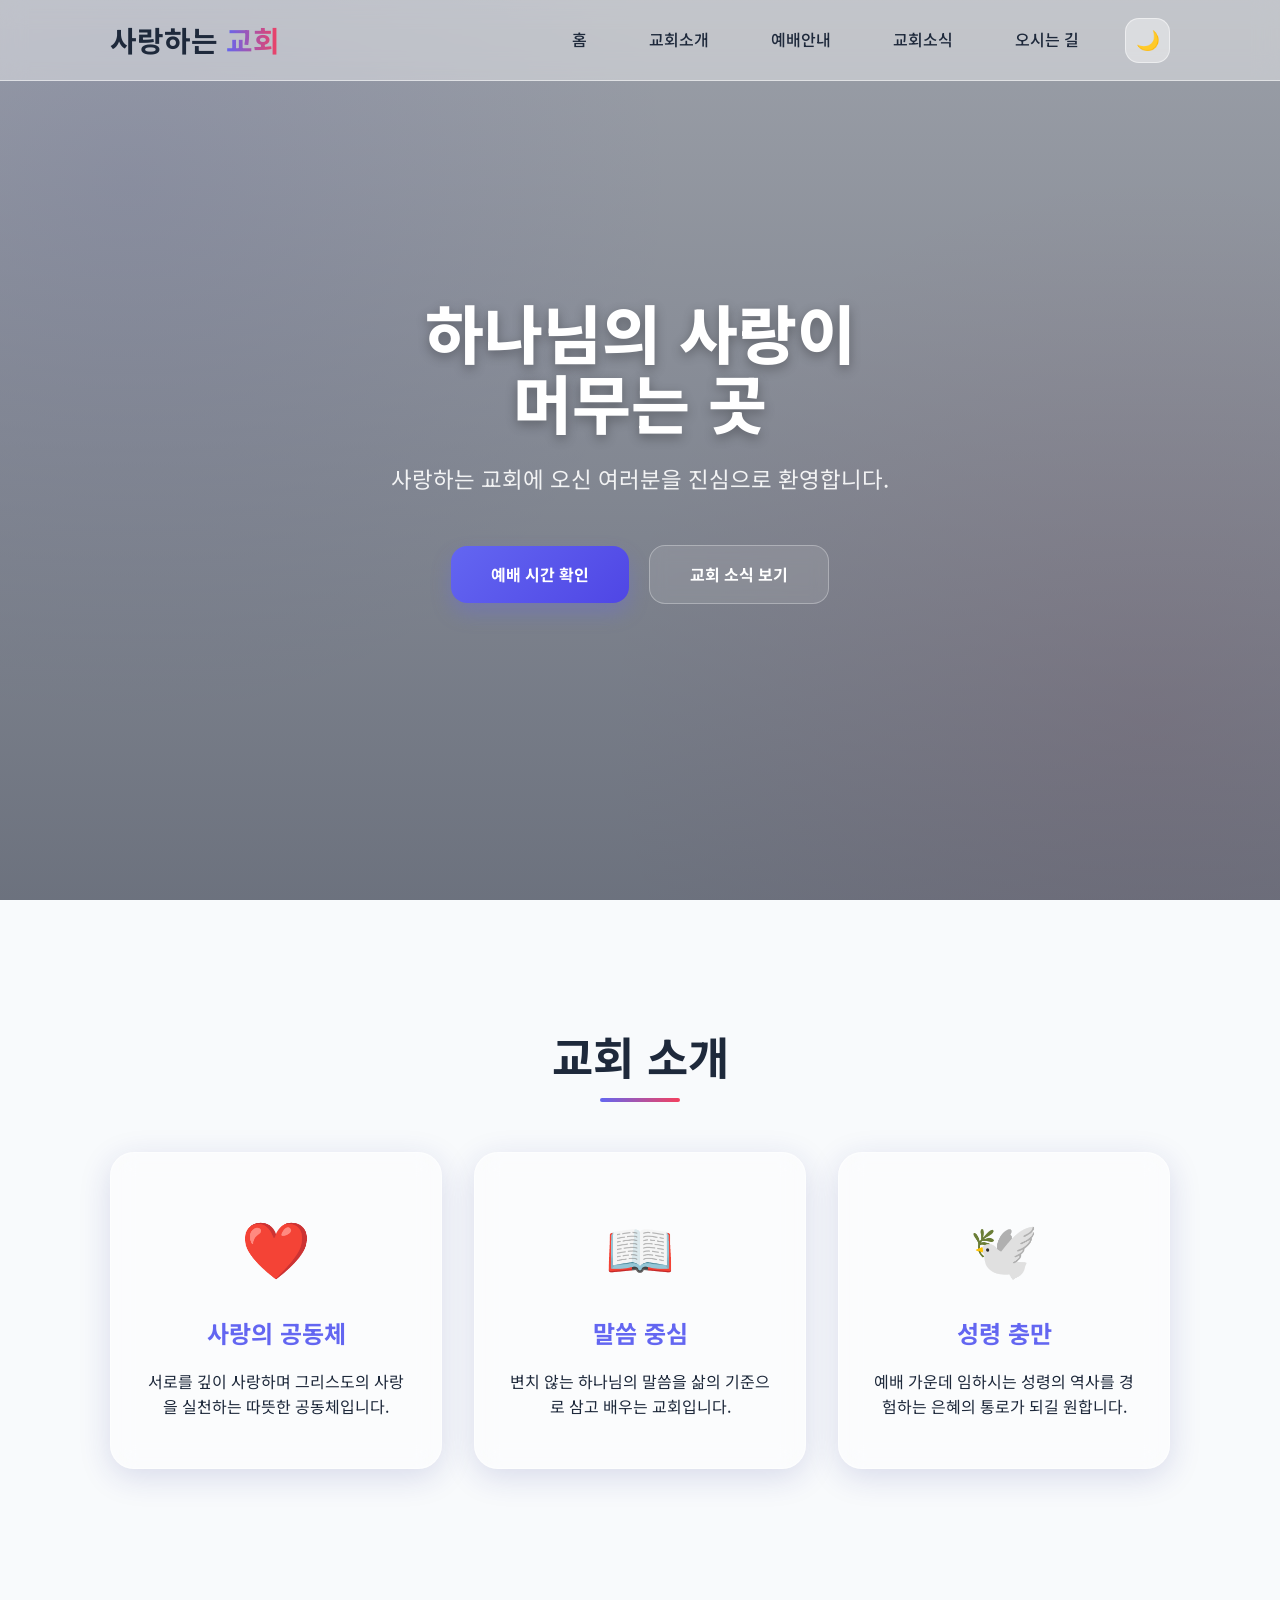
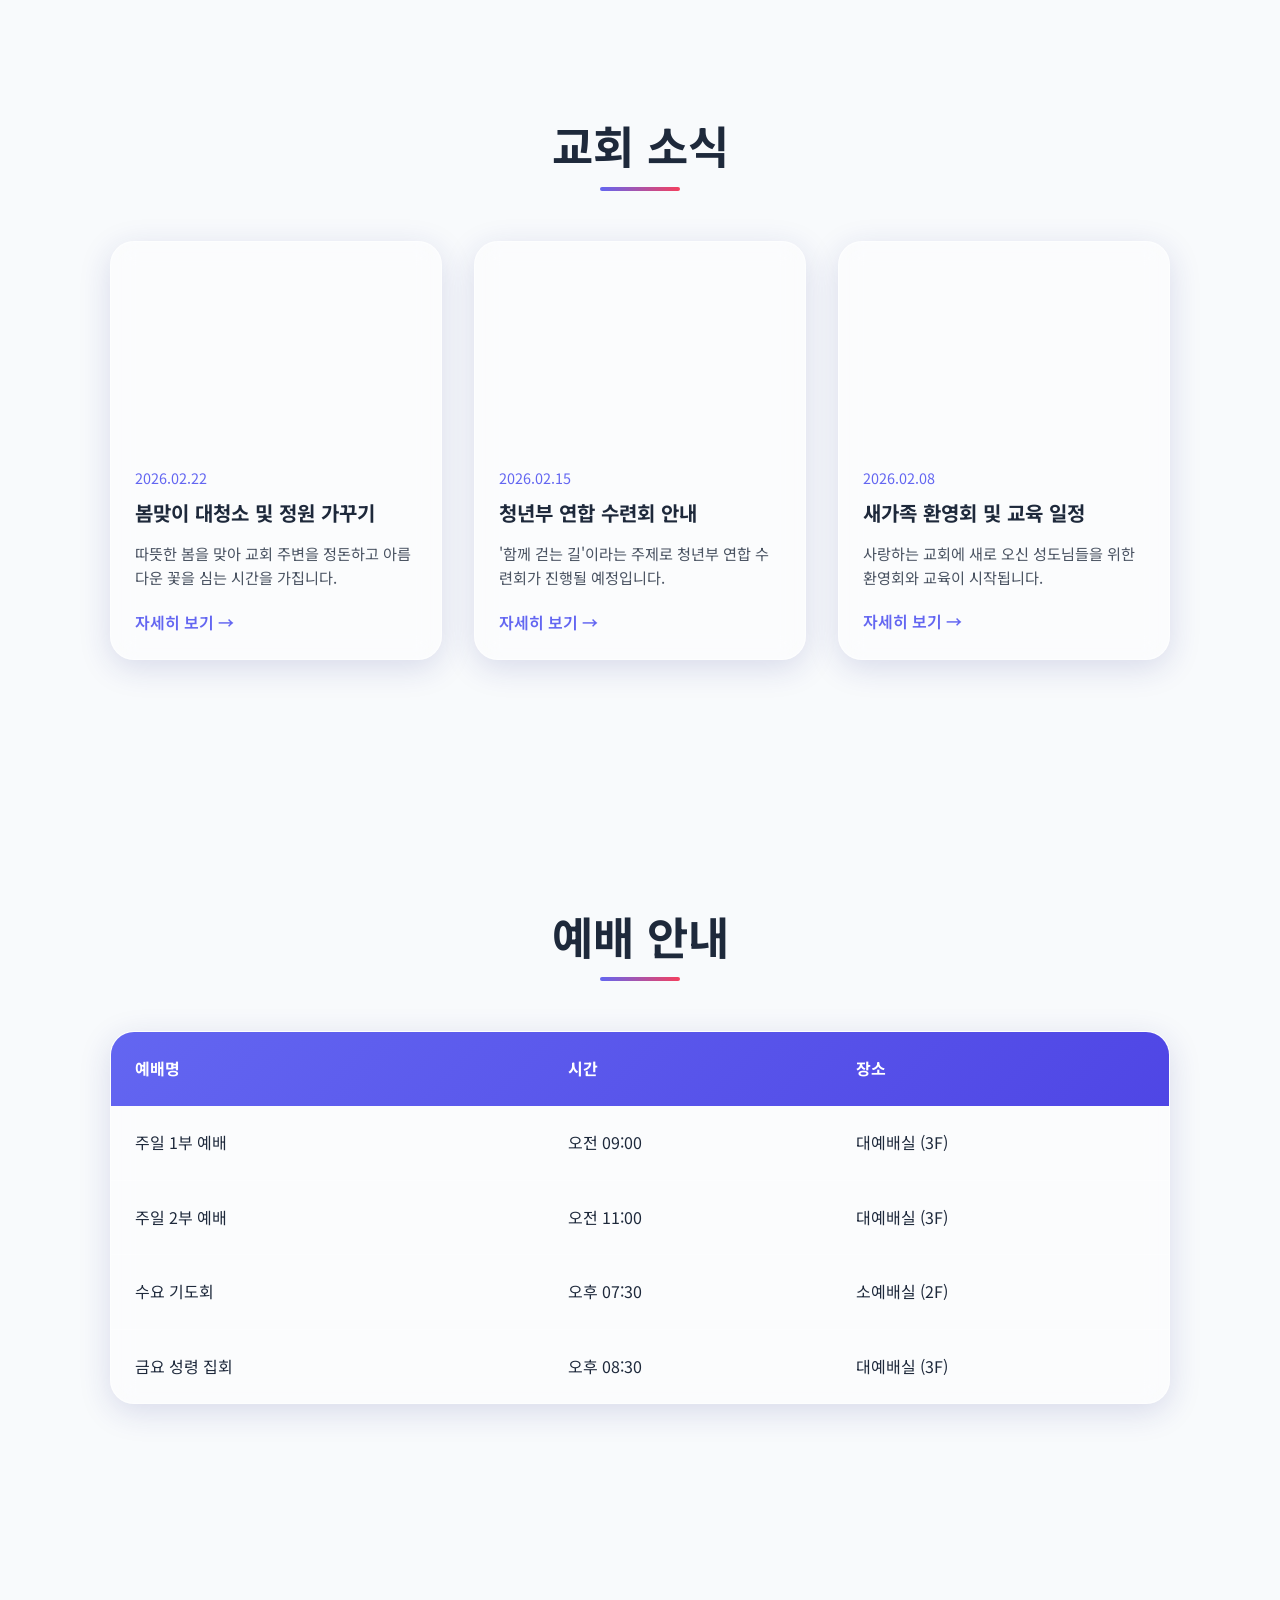
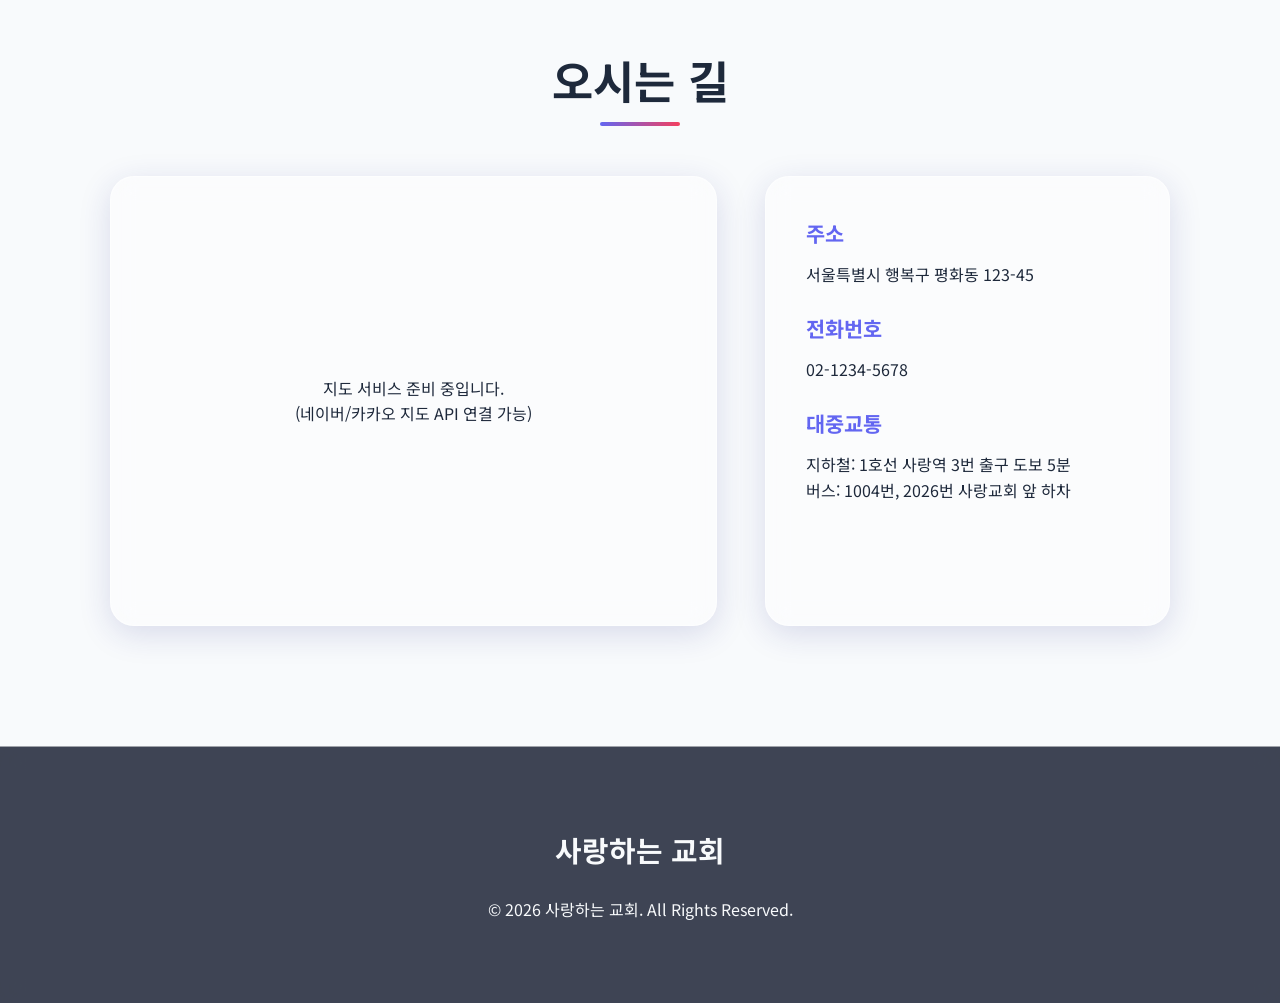
<file: index.html>
<!DOCTYPE html>
<html lang="ko">
<head>
    <meta charset="UTF-8">
    <meta name="viewport" content="width=device-width, initial-scale=1.0">
    <title>사랑하는 교회 - Loving Church</title>
    <link rel="stylesheet" href="style.css">
    <link rel="preconnect" href="https://fonts.googleapis.com">
    <link rel="preconnect" href="https://fonts.gstatic.com" crossorigin>
    <link href="https://fonts.googleapis.com/css2?family=Noto+Sans+KR:wght@300;400;700&display=swap" rel="stylesheet">
</head>
<body>
    <header>
        <nav class="container">
            <div class="logo">사랑하는 <span>교회</span></div>
            <div class="nav-right">
                <ul class="nav-links">
                    <li><a href="index.html#home">홈</a></li>
                    <li><a href="index.html#about">교회소개</a></li>
                    <li><a href="index.html#worship">예배안내</a></li>
                    <li><a href="index.html#news">교회소식</a></li>
                    <li><a href="index.html#location">오시는 길</a></li>
                </ul>
                <button id="theme-toggle" class="theme-toggle" aria-label="테마 변경">
                    <span class="mode-icon">🌙</span>
                </button>
            </div>
            <div class="mobile-menu-btn">
                <span></span>
                <span></span>
                <span></span>
            </div>
        </nav>
    </header>

    <main>
        <section id="home" class="hero">
            <div class="hero-content container">
                <h1>하나님의 사랑이<br>머무는 곳</h1>
                <p>사랑하는 교회에 오신 여러분을 진심으로 환영합니다.</p>
                <div class="cta-buttons">
                    <a href="#worship" class="btn btn-primary">예배 시간 확인</a>
                    <a href="#news" class="btn btn-secondary">교회 소식 보기</a>
                </div>
            </div>
        </section>

        <section id="about" class="section">
            <div class="container">
                <h2 class="section-title">교회 소개</h2>
                <div class="about-grid">
                    <div class="about-card">
                        <span class="icon">❤️</span>
                        <h3>사랑의 공동체</h3>
                        <p>서로를 깊이 사랑하며 그리스도의 사랑을 실천하는 따뜻한 공동체입니다.</p>
                    </div>
                    <div class="about-card">
                        <span class="icon">📖</span>
                        <h3>말씀 중심</h3>
                        <p>변치 않는 하나님의 말씀을 삶의 기준으로 삼고 배우는 교회입니다.</p>
                    </div>
                    <div class="about-card">
                        <span class="icon">🕊️</span>
                        <h3>성령 충만</h3>
                        <p>예배 가운데 임하시는 성령의 역사를 경험하는 은혜의 통로가 되길 원합니다.</p>
                    </div>
                </div>
            </div>
        </section>

        <section id="news" class="section">
            <div class="container">
                <h2 class="section-title">교회 소식</h2>
                <div class="news-grid">
                    <article class="news-card">
                        <div class="news-image" style="background-image: url('https://images.unsplash.com/photo-1544427928-c49cdfebf494?ixlib=rb-1.2.1&auto=format&fit=crop&w=800&q=80')"></div>
                        <div class="news-content">
                            <p class="news-date">2026.02.22</p>
                            <h3 class="news-title">봄맞이 대청소 및 정원 가꾸기</h3>
                            <p class="news-excerpt">따뜻한 봄을 맞아 교회 주변을 정돈하고 아름다운 꽃을 심는 시간을 가집니다.</p>
                            <a href="post-detail.html?id=1" class="read-more">자세히 보기 →</a>
                        </div>
                    </article>
                    <article class="news-card">
                        <div class="news-image" style="background-image: url('https://images.unsplash.com/photo-1517486808906-6ca8b3f04846?ixlib=rb-1.2.1&auto=format&fit=crop&w=800&q=80')"></div>
                        <div class="news-content">
                            <p class="news-date">2026.02.15</p>
                            <h3 class="news-title">청년부 연합 수련회 안내</h3>
                            <p class="news-excerpt">'함께 걷는 길'이라는 주제로 청년부 연합 수련회가 진행될 예정입니다.</p>
                            <a href="post-detail.html?id=2" class="read-more">자세히 보기 →</a>
                        </div>
                    </article>
                    <article class="news-card">
                        <div class="news-image" style="background-image: url('https://images.unsplash.com/photo-1490730141103-6cac27aaab94?ixlib=rb-1.2.1&auto=format&fit=crop&w=800&q=80')"></div>
                        <div class="news-content">
                            <p class="news-date">2026.02.08</p>
                            <h3 class="news-title">새가족 환영회 및 교육 일정</h3>
                            <p class="news-excerpt">사랑하는 교회에 새로 오신 성도님들을 위한 환영회와 교육이 시작됩니다.</p>
                            <a href="post-detail.html?id=3" class="read-more">자세히 보기 →</a>
                        </div>
                    </article>
                </div>
            </div>
        </section>

        <section id="worship" class="section bg-light">
            <div class="container">
                <h2 class="section-title">예배 안내</h2>
                <div class="worship-table">
                    <div class="table-row header">
                        <div>예배명</div>
                        <div>시간</div>
                        <div>장소</div>
                    </div>
                    <div class="table-row">
                        <div>주일 1부 예배</div>
                        <div>오전 09:00</div>
                        <div>대예배실 (3F)</div>
                    </div>
                    <div class="table-row">
                        <div>주일 2부 예배</div>
                        <div>오전 11:00</div>
                        <div>대예배실 (3F)</div>
                    </div>
                    <div class="table-row">
                        <div>수요 기도회</div>
                        <div>오후 07:30</div>
                        <div>소예배실 (2F)</div>
                    </div>
                    <div class="table-row">
                        <div>금요 성령 집회</div>
                        <div>오후 08:30</div>
                        <div>대예배실 (3F)</div>
                    </div>
                </div>
            </div>
        </section>

        <section id="location" class="section">
            <div class="container">
                <h2 class="section-title">오시는 길</h2>
                <div class="location-content">
                    <div class="map-placeholder">
                        <div class="map-box">
                            <p>지도 서비스 준비 중입니다.</p>
                            <span>(네이버/카카오 지도 API 연결 가능)</span>
                        </div>
                    </div>
                    <div class="address-info">
                        <h3>주소</h3>
                        <p>서울특별시 행복구 평화동 123-45</p>
                        <h3>전화번호</h3>
                        <p>02-1234-5678</p>
                        <h3>대중교통</h3>
                        <p>지하철: 1호선 사랑역 3번 출구 도보 5분<br>버스: 1004번, 2026번 사랑교회 앞 하차</p>
                    </div>
                </div>
            </div>
        </section>
    </main>

    <footer>
        <div class="container">
            <div class="footer-content">
                <div class="footer-logo">사랑하는 교회</div>
                <p>&copy; 2026 사랑하는 교회. All Rights Reserved.</p>
            </div>
        </div>
    </footer>

    <script src="main.js"></script>
</body>
</html>
</file>
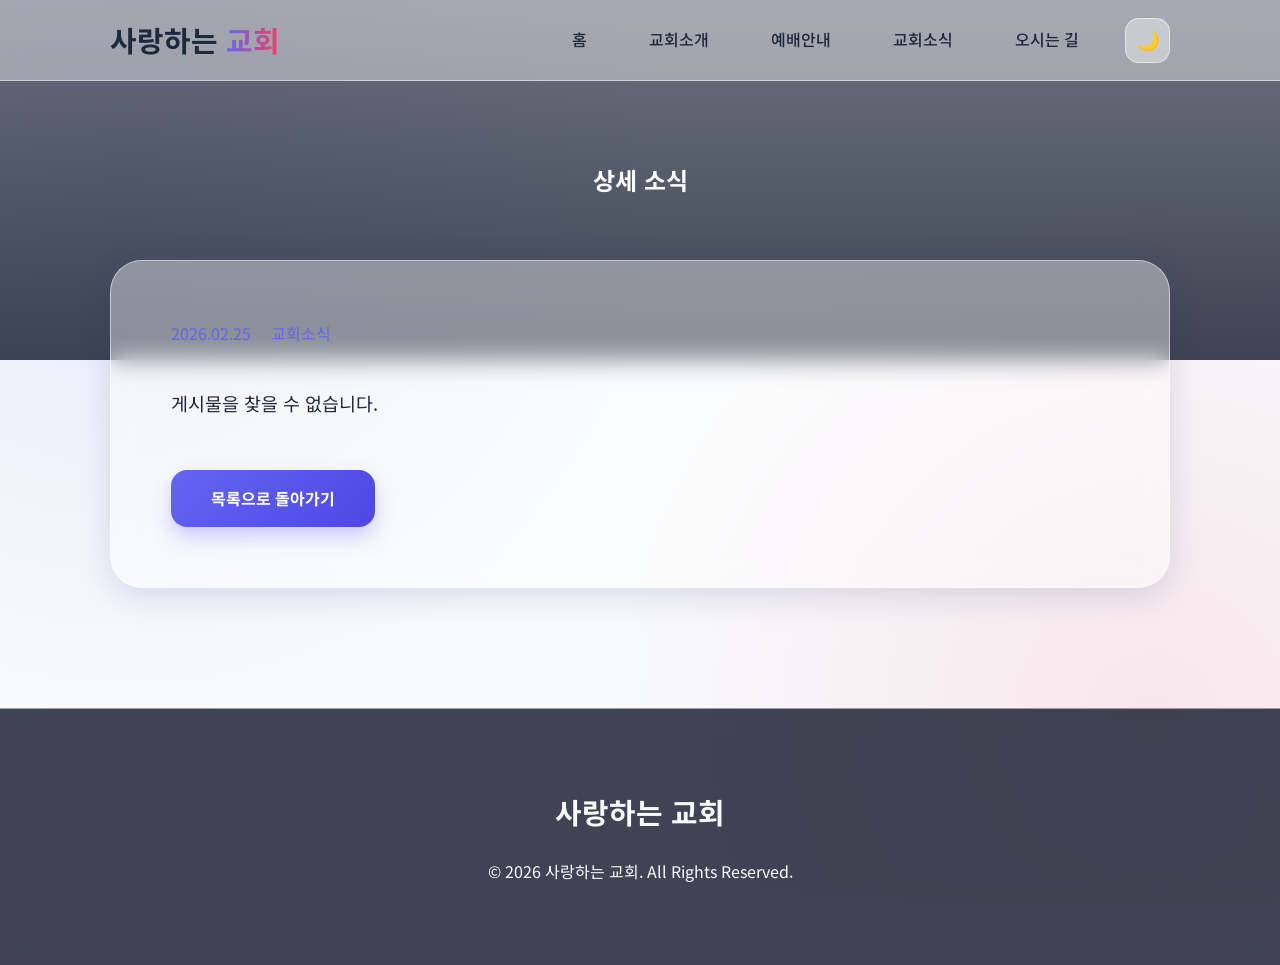
<file: post-detail.html>
<!DOCTYPE html>
<html lang="ko">
<head>
    <meta charset="UTF-8">
    <meta name="viewport" content="width=device-width, initial-scale=1.0">
    <title>상세 페이지 - 사랑하는 교회</title>
    <link rel="stylesheet" href="style.css">
    <link rel="preconnect" href="https://fonts.googleapis.com">
    <link rel="preconnect" href="https://fonts.gstatic.com" crossorigin>
    <link href="https://fonts.googleapis.com/css2?family=Noto+Sans+KR:wght@300;400;700&display=swap" rel="stylesheet">
</head>
<body>
    <header>
        <nav class="container">
            <div class="logo">사랑하는 <span>교회</span></div>
            <div class="nav-right">
                <ul class="nav-links">
                    <li><a href="index.html#home">홈</a></li>
                    <li><a href="index.html#about">교회소개</a></li>
                    <li><a href="index.html#worship">예배안내</a></li>
                    <li><a href="index.html#news">교회소식</a></li>
                    <li><a href="index.html#location">오시는 길</a></li>
                </ul>
                <button id="theme-toggle" class="theme-toggle" aria-label="테마 변경">
                    <span class="mode-icon">🌙</span>
                </button>
            </div>
        </nav>
    </header>

    <main>
        <section class="detail-header">
            <div class="container">
                <h1 id="post-title">상세 소식</h1>
            </div>
        </section>

        <section class="container">
            <div class="detail-content">
                <div class="article-meta">
                    <span id="post-date">2026.02.25</span>
                    <span id="post-category">교회소식</span>
                </div>
                <div class="article-body" id="post-content">
                    <p>내용을 불러오고 있습니다...</p>
                </div>
                <div style="margin-top: 50px;">
                    <a href="index.html#news" class="btn btn-primary">목록으로 돌아가기</a>
                </div>
            </div>
        </section>
    </main>

    <footer>
        <div class="container">
            <div class="footer-content">
                <div class="footer-logo">사랑하는 교회</div>
                <p>&copy; 2026 사랑하는 교회. All Rights Reserved.</p>
            </div>
        </div>
    </footer>

    <script src="main.js"></script>
    <script>
        // Simple mock data for detail pages
        const posts = {
            '1': {
                title: '봄맞이 대청소 및 정원 가꾸기',
                date: '2026.02.22',
                content: `
                    <h2>함께 가꾸는 아름다운 성전</h2>
                    <p>안녕하세요, 사랑하는 교회 성도 여러분! 어느덧 차가운 겨울 바람이 물러가고 따뜻한 봄기운이 느껴지는 계절이 왔습니다.</p>
                    <p>우리 교회에서는 다가오는 부활절과 봄을 맞이하여 하나님의 성전을 더욱 아름답게 가꾸고자 '봄맞이 대청소 및 정원 가꾸기' 행사를 진행합니다.</p>
                    <p><strong>일시:</strong> 2026년 3월 7일 (토) 오전 10시<br>
                    <strong>장소:</strong> 교회 전 구역 및 정원<br>
                    <strong>준비물:</strong> 편한 복장, 즐거운 마음</p>
                    <p>청소 후에는 맛있는 점심 식사가 준비되어 있으니, 많은 성도님들의 관심과 참여 부탁드립니다. 우리가 함께 땀 흘려 가꾼 이 공간이 누군가에게는 쉼터가 되고, 하나님께는 영광이 되는 귀한 자리가 되길 소망합니다.</p>
                `
            },
            '2': {
                title: '청년부 연합 수련회 안내',
                date: '2026.02.15',
                content: `
                    <h2>'함께 걷는 길' - 2026 청년부 연합 수련회</h2>
                    <p>하나님의 사랑 안에서 깊은 교제와 영적 회복을 꿈꾸는 청년부 여러분을 초대합니다!</p>
                    <p>이번 수련회는 복잡한 일상을 잠시 내려놓고, 우리 삶의 진정한 동반자 되시는 예수님과 함께 걷는 법을 배우는 소중한 시간이 될 것입니다.</p>
                    <p><strong>일시:</strong> 2026년 3월 20일(금) ~ 22일(일)<br>
                    <strong>장소:</strong> 강화 은혜 수양관<br>
                    <strong>주제:</strong> 함께 걷는 길 (이사야 43:1-2)</p>
                    <p>특별 강사님과 함께하는 말씀 집회, 뜨거운 찬양, 그리고 청년들의 고민을 나누는 소그룹 모임 등 풍성한 프로그램이 준비되어 있습니다. 기도로 준비하며 은혜의 현장에서 만납시다!</p>
                `
            },
            '3': {
                title: '새가족 환영회 및 교육 일정',
                date: '2026.02.08',
                content: `
                    <h2>사랑하는 교회에 오신 것을 환영합니다!</h2>
                    <p>우리 교회에 새로 등록하신 모든 성도님들을 진심으로 환영하며 축복합니다.</p>
                    <p>새가족 여러분이 교회 공동체에 잘 적응하고, 신앙의 기초를 든든히 세울 수 있도록 돕는 '새가족 4주 교육'과 환영회를 개최합니다.</p>
                    <p><strong>교육 기간:</strong> 매주 주일 오후 1시 (4주간)<br>
                    <strong>장소:</strong> 2층 새가족실<br>
                    <strong>내용:</strong> 교회 소개, 구원의 확신, 신앙 생활의 기초, 공동체 생활</p>
                    <p>교육을 마친 분들께는 수료 선물과 함께 담임 목사님과의 오찬 자리가 마련됩니다. 궁금하신 점은 행정실로 문의해 주세요.</p>
                `
            }
        };

        const urlParams = new URLSearchParams(window.location.search);
        const postId = urlParams.get('id');

        if (postId && posts[postId]) {
            const post = posts[postId];
            document.getElementById('post-title').textContent = post.title;
            document.getElementById('post-date').textContent = post.date;
            document.getElementById('post-content').innerHTML = post.content;
            document.title = post.title + ' - 사랑하는 교회';
        } else {
            document.getElementById('post-content').innerHTML = '<p>게시물을 찾을 수 없습니다.</p>';
        }
    </script>
</body>
</html>
</file>
<file: style.css>
:root {
    --primary-color: #6366f1;
    --primary-dark: #4f46e5;
    --bg-color: #f8fafc;
    --text-color: #1e293b;
    --glass-bg: rgba(255, 255, 255, 0.4);
    --glass-border: rgba(255, 255, 255, 0.5);
    --glass-shadow: 0 8px 32px 0 rgba(31, 38, 135, 0.15);
    --secondary-bg: #f1f5f9;
    --card-bg: rgba(255, 255, 255, 0.4);
    --footer-bg: rgba(15, 23, 42, 0.8);
    --footer-text: #f8fafc;
    --border-color: rgba(255, 255, 255, 0.3);
    --transition: all 0.4s cubic-bezier(0.4, 0, 0.2, 1);
}

[data-theme="dark"] {
    --bg-color: #0f172a;
    --text-color: #f1f5f9;
    --glass-bg: rgba(15, 23, 42, 0.6);
    --glass-border: rgba(255, 255, 255, 0.1);
    --glass-shadow: 0 8px 32px 0 rgba(0, 0, 0, 0.4);
    --secondary-bg: #1e293b;
    --card-bg: rgba(30, 41, 59, 0.6);
    --footer-bg: rgba(2, 6, 23, 0.9);
    --footer-text: #cbd5e1;
    --border-color: rgba(255, 255, 255, 0.05);
}

* {
    margin: 0;
    padding: 0;
    box-sizing: border-box;
}

body {
    font-family: 'Noto Sans KR', sans-serif;
    line-height: 1.6;
    color: var(--text-color);
    background-color: var(--bg-color);
    background-image: 
        radial-gradient(circle at 10% 20%, rgba(99, 102, 241, 0.1) 0%, transparent 40%),
        radial-gradient(circle at 90% 80%, rgba(244, 63, 94, 0.1) 0%, transparent 40%);
    background-attachment: fixed;
    transition: var(--transition);
    overflow-x: hidden;
}

a {
    text-decoration: none;
    color: inherit;
}

ul {
    list-style: none;
}

.container {
    max-width: 1100px;
    margin: 0 auto;
    padding: 0 20px;
}

.section {
    padding: 120px 0;
}

.section-title {
    text-align: center;
    font-size: 2.8rem;
    margin-bottom: 60px;
    position: relative;
    font-weight: 700;
}

.section-title::after {
    content: '';
    position: absolute;
    bottom: -10px;
    left: 50%;
    transform: translateX(-50%);
    width: 80px;
    height: 4px;
    background: linear-gradient(90deg, var(--primary-color), #f43f5e);
    border-radius: 2px;
}

/* Glassmorphism Utility */
.glass {
    background: var(--glass-bg);
    backdrop-filter: blur(12px);
    -webkit-backdrop-filter: blur(12px);
    border: 1px solid var(--glass-border);
    box-shadow: var(--glass-shadow);
    border-radius: 20px;
}

/* Header */
header {
    background: var(--glass-bg);
    backdrop-filter: blur(12px);
    -webkit-backdrop-filter: blur(12px);
    border-bottom: 1px solid var(--glass-border);
    position: fixed;
    top: 0;
    left: 0;
    width: 100%;
    z-index: 1000;
    transition: var(--transition);
}

nav {
    display: flex;
    justify-content: space-between;
    align-items: center;
    height: 80px;
}

.logo {
    font-size: 1.8rem;
    font-weight: 700;
    color: var(--text-color);
}

.logo span {
    background: linear-gradient(90deg, var(--primary-color), #f43f5e);
    -webkit-background-clip: text;
    -webkit-text-fill-color: transparent;
}

.nav-right {
    display: flex;
    align-items: center;
}

.nav-links {
    display: flex;
}

.nav-links li {
    margin-left: 30px;
}

.nav-links a {
    font-weight: 500;
    transition: var(--transition);
    padding: 8px 16px;
    border-radius: 12px;
}

.nav-links a:hover {
    background: rgba(99, 102, 241, 0.1);
    color: var(--primary-color);
}

/* Theme Toggle */
.theme-toggle {
    margin-left: 30px;
    cursor: pointer;
    font-size: 1.2rem;
    background: var(--glass-bg);
    border: 1px solid var(--glass-border);
    color: var(--text-color);
    display: flex;
    align-items: center;
    justify-content: center;
    width: 45px;
    height: 45px;
    border-radius: 14px;
    transition: var(--transition);
}

.theme-toggle:hover {
    transform: scale(1.05);
}

/* Hero Section */
.hero {
    height: 100vh;
    background: linear-gradient(rgba(15, 23, 42, 0.4), rgba(15, 23, 42, 0.6)), url('https://images.unsplash.com/photo-1438232992991-995b7058bbb3?ixlib=rb-1.2.1&auto=format&fit=crop&w=1350&q=80');
    background-size: cover;
    background-position: center;
    background-attachment: fixed;
    display: flex;
    align-items: center;
    color: #FFFFFF;
    text-align: center;
}

.hero-content {
    width: 100%;
}

.hero h1 {
    font-size: 4rem;
    margin-bottom: 24px;
    line-height: 1.1;
    font-weight: 800;
    text-shadow: 0 4px 12px rgba(0,0,0,0.3);
}

.hero p {
    font-size: 1.4rem;
    margin-bottom: 48px;
    opacity: 0.9;
}

.btn {
    display: inline-block;
    padding: 16px 40px;
    border-radius: 16px;
    font-weight: 700;
    transition: var(--transition);
    cursor: pointer;
}

.btn-primary {
    background: linear-gradient(135deg, var(--primary-color), var(--primary-dark));
    color: #FFFFFF;
    margin-right: 16px;
    box-shadow: 0 10px 20px rgba(99, 102, 241, 0.3);
}

.btn-primary:hover {
    transform: translateY(-3px);
    box-shadow: 0 15px 30px rgba(99, 102, 241, 0.4);
}

.btn-secondary {
    background: rgba(255, 255, 255, 0.1);
    backdrop-filter: blur(8px);
    color: #FFFFFF;
    border: 1px solid rgba(255, 255, 255, 0.3);
}

.btn-secondary:hover {
    background: rgba(255, 255, 255, 0.2);
}

/* About Section */
.about-grid {
    display: grid;
    grid-template-columns: repeat(3, 1fr);
    gap: 32px;
}

.about-card {
    text-align: center;
    padding: 48px 32px;
    background: var(--card-bg);
    backdrop-filter: blur(12px);
    -webkit-backdrop-filter: blur(12px);
    border: 1px solid var(--glass-border);
    border-radius: 24px;
    box-shadow: var(--glass-shadow);
    transition: var(--transition);
}

.about-card:hover {
    transform: translateY(-12px);
    background: rgba(255, 255, 255, 0.5);
}

[data-theme="dark"] .about-card:hover {
    background: rgba(30, 41, 59, 0.8);
}

.about-card .icon {
    font-size: 3.5rem;
    margin-bottom: 24px;
    display: block;
}

.about-card h3 {
    margin-bottom: 16px;
    color: var(--primary-color);
    font-size: 1.5rem;
}

/* Worship Section */
.worship-table {
    background: var(--card-bg);
    backdrop-filter: blur(12px);
    border: 1px solid var(--glass-border);
    border-radius: 24px;
    overflow: hidden;
    box-shadow: var(--glass-shadow);
}

.table-row {
    display: grid;
    grid-template-columns: 1.5fr 1fr 1fr;
    padding: 24px;
    border-bottom: 1px solid var(--border-color);
}

.table-row.header {
    background: linear-gradient(135deg, var(--primary-color), var(--primary-dark));
    color: #FFFFFF;
    font-weight: 700;
    border-bottom: none;
}

.table-row:last-child {
    border-bottom: none;
}

/* Location Section */
.location-content {
    display: grid;
    grid-template-columns: 1.2fr 0.8fr;
    gap: 48px;
}

.map-placeholder {
    height: 450px;
}

.map-box {
    width: 100%;
    height: 100%;
    background: var(--card-bg);
    backdrop-filter: blur(12px);
    display: flex;
    flex-direction: column;
    justify-content: center;
    align-items: center;
    border-radius: 24px;
    border: 1px solid var(--glass-border);
    box-shadow: var(--glass-shadow);
}

.address-info {
    background: var(--card-bg);
    backdrop-filter: blur(12px);
    padding: 40px;
    border-radius: 24px;
    border: 1px solid var(--glass-border);
    box-shadow: var(--glass-shadow);
}

.address-info h3 {
    margin: 24px 0 12px;
    color: var(--primary-color);
    font-size: 1.3rem;
    display: flex;
    align-items: center;
}

.address-info h3:first-child {
    margin-top: 0;
}

/* News Section (New) */
.news-grid {
    display: grid;
    grid-template-columns: repeat(auto-fill, minmax(300px, 1fr));
    gap: 32px;
}

.news-card {
    background: var(--card-bg);
    backdrop-filter: blur(12px);
    border: 1px solid var(--glass-border);
    border-radius: 24px;
    overflow: hidden;
    box-shadow: var(--glass-shadow);
    transition: var(--transition);
}

.news-card:hover {
    transform: translateY(-8px);
}

.news-image {
    width: 100%;
    height: 200px;
    background-size: cover;
    background-position: center;
}

.news-content {
    padding: 24px;
}

.news-date {
    font-size: 0.9rem;
    color: var(--primary-color);
    margin-bottom: 8px;
}

.news-title {
    font-size: 1.25rem;
    margin-bottom: 12px;
    font-weight: 700;
}

.news-excerpt {
    font-size: 0.95rem;
    opacity: 0.8;
    margin-bottom: 20px;
}

.read-more {
    font-weight: 600;
    color: var(--primary-color);
    display: flex;
    align-items: center;
}

/* Footer */
footer {
    background: var(--footer-bg);
    backdrop-filter: blur(12px);
    color: var(--footer-text);
    padding: 80px 0;
    text-align: center;
    border-top: 1px solid var(--glass-border);
}

.footer-logo {
    font-size: 1.8rem;
    font-weight: 700;
    margin-bottom: 24px;
}

.footer-logo span {
    color: var(--primary-color);
}

/* Detail Page Styles */
.detail-header {
    height: 40vh;
    background: linear-gradient(rgba(15, 23, 42, 0.6), rgba(15, 23, 42, 0.8)), url('https://images.unsplash.com/photo-1519741497674-611481863552?ixlib=rb-1.2.1&auto=format&fit=crop&w=1350&q=80');
    background-size: cover;
    background-position: center;
    display: flex;
    align-items: center;
    color: #FFFFFF;
    text-align: center;
}

.detail-content {
    background: var(--card-bg);
    backdrop-filter: blur(12px);
    border: 1px solid var(--glass-border);
    border-radius: 32px;
    padding: 60px;
    margin-top: -100px;
    margin-bottom: 120px;
    box-shadow: var(--glass-shadow);
}

.article-meta {
    margin-bottom: 40px;
    display: flex;
    gap: 20px;
    font-size: 1rem;
    color: var(--primary-color);
}

.article-body {
    font-size: 1.15rem;
    line-height: 1.8;
}

.article-body p {
    margin-bottom: 24px;
}

.article-body h2 {
    margin: 48px 0 24px;
    font-size: 1.8rem;
}

/* Mobile Menu Button */
.mobile-menu-btn {
    display: none;
    flex-direction: column;
    justify-content: space-between;
    width: 30px;
    height: 21px;
    cursor: pointer;
    z-index: 1001;
}

.mobile-menu-btn span {
    display: block;
    height: 3px;
    width: 100%;
    background-color: var(--text-color);
    border-radius: 3px;
    transition: var(--transition);
}

/* Mobile Responsive */
@media (max-width: 992px) {
    .hero h1 { font-size: 3rem; }
    .location-content { grid-template-columns: 1fr; }
}

@media (max-width: 768px) {
    .mobile-menu-btn {
        display: flex;
        margin-left: 20px;
    }

    .nav-links {
        display: none;
    }
    .hero h1 { font-size: 2.5rem; }
    .hero p { font-size: 1.1rem; }
    .about-grid { grid-template-columns: 1fr; }
    .detail-content { padding: 40px 20px; }
}
</file>
